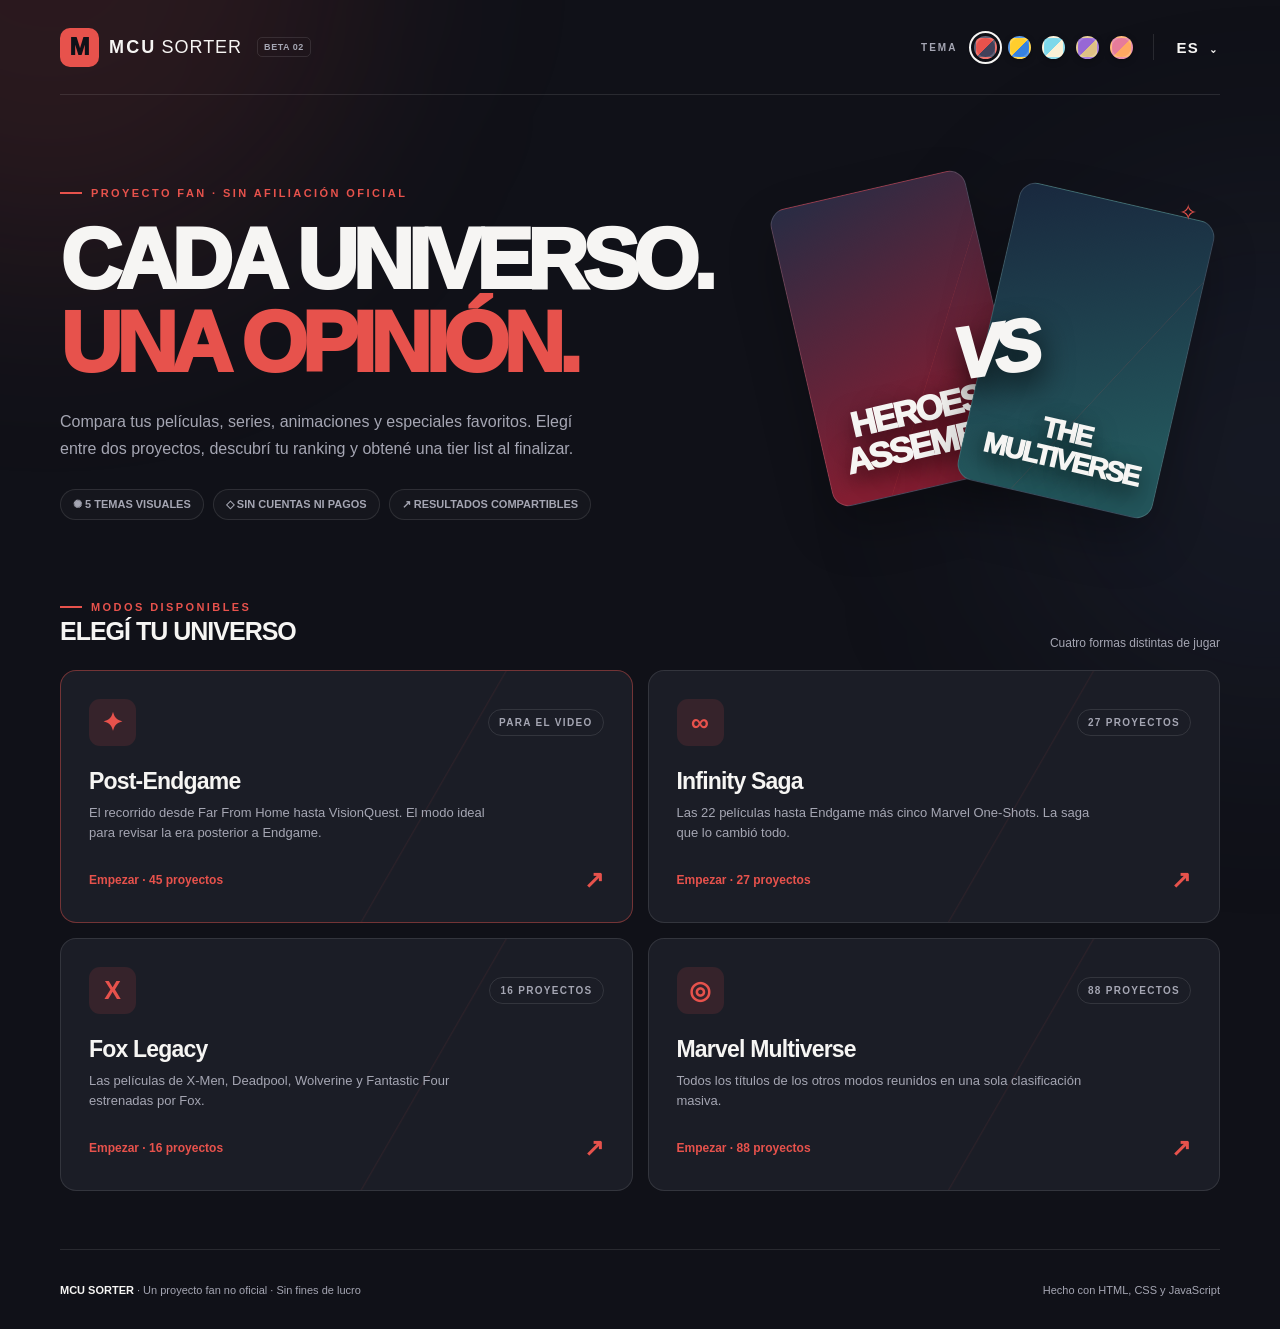
<file: index.html>
<!doctype html>
<html lang="es">
<head>
  <meta charset="utf-8" />
  <meta name="viewport" content="width=device-width,initial-scale=1" />
  <meta name="theme-color" content="#101118" />
  <meta name="description" content="Un sorter de películas, series, animación y especiales de Marvel. Enfrenta proyectos, decide tus favoritos y descubre tu ranking y tier list." />
  <title>MCU Sorter — Un universo de opiniones</title>
  <link rel="icon" type="image/svg+xml" href="data:image/svg+xml,%3Csvg%20xmlns%3D%22http%3A%2F%2Fwww.w3.org%2F2000%2Fsvg%22%20viewBox%3D%220%200%2064%2064%22%3E%3Crect%20width%3D%2264%22%20height%3D%2264%22%20rx%3D%2215%22%20fill%3D%22%23e74b45%22%2F%3E%3Cpath%20d%3D%22M11%2045V19h8l13%2015%2013-15h8v26h-9V32L32%2045%2020%2032v13z%22%20fill%3D%22white%22%2F%3E%3C%2Fsvg%3E%0A" />
  <link rel="stylesheet" href="css/style.css?v=2" />
  
  
</head>
<body data-theme="avengers">
  <div class="ambient ambient-one"></div><div class="ambient ambient-two"></div>
  <header class="topbar wrap">
    <button class="wordmark" id="homeButton" aria-label="Volver al inicio">
      <span class="wordmark-icon"><span>M</span></span>
      <span>MCU<span class="wordmark-soft">SORTER</span></span>
      <span class="wordmark-beta">BETA 02</span>
    </button>
    <div class="top-actions">
      <div class="theme-select" aria-label="Seleccionar tema de color">
        <span class="theme-label" data-i18n="theme">TEMA</span>
        <button title="Avengers" data-pick-theme="avengers" class="theme-dot active" aria-label="Avengers"></button>
        <button title="X-Men '97" data-pick-theme="xmen" class="theme-dot" aria-label="X-Men '97"></button>
        <button title="Fantastic Four" data-pick-theme="f4" class="theme-dot" aria-label="Fantastic Four"></button>
        <button title="Wakanda" data-pick-theme="wakanda" class="theme-dot" aria-label="Wakanda"></button>
        <button title="Guardians of the Galaxy" data-pick-theme="gotg" class="theme-dot" aria-label="Guardians"></button>
      </div>
      <span class="header-line"></span>
      <button class="language-btn" id="langButton" aria-label="Change language">ES <span>⌄</span></button>
    </div>
  </header>
  <main id="main" class="wrap" aria-live="polite"></main>
  <footer class="site-footer wrap">
    <span>MCU SORTER <span class="footer-muted">· Un proyecto fan no oficial · Sin fines de lucro</span></span>
    <span class="footer-muted">Hecho con HTML, CSS y JavaScript</span>
  </footer>
  <div class="toast" id="toast" role="status"></div>
<script defer src="js/catalog.js?v=2"></script>
<script defer src="js/app.js?v=2"></script>
</body>
</html>
</file>
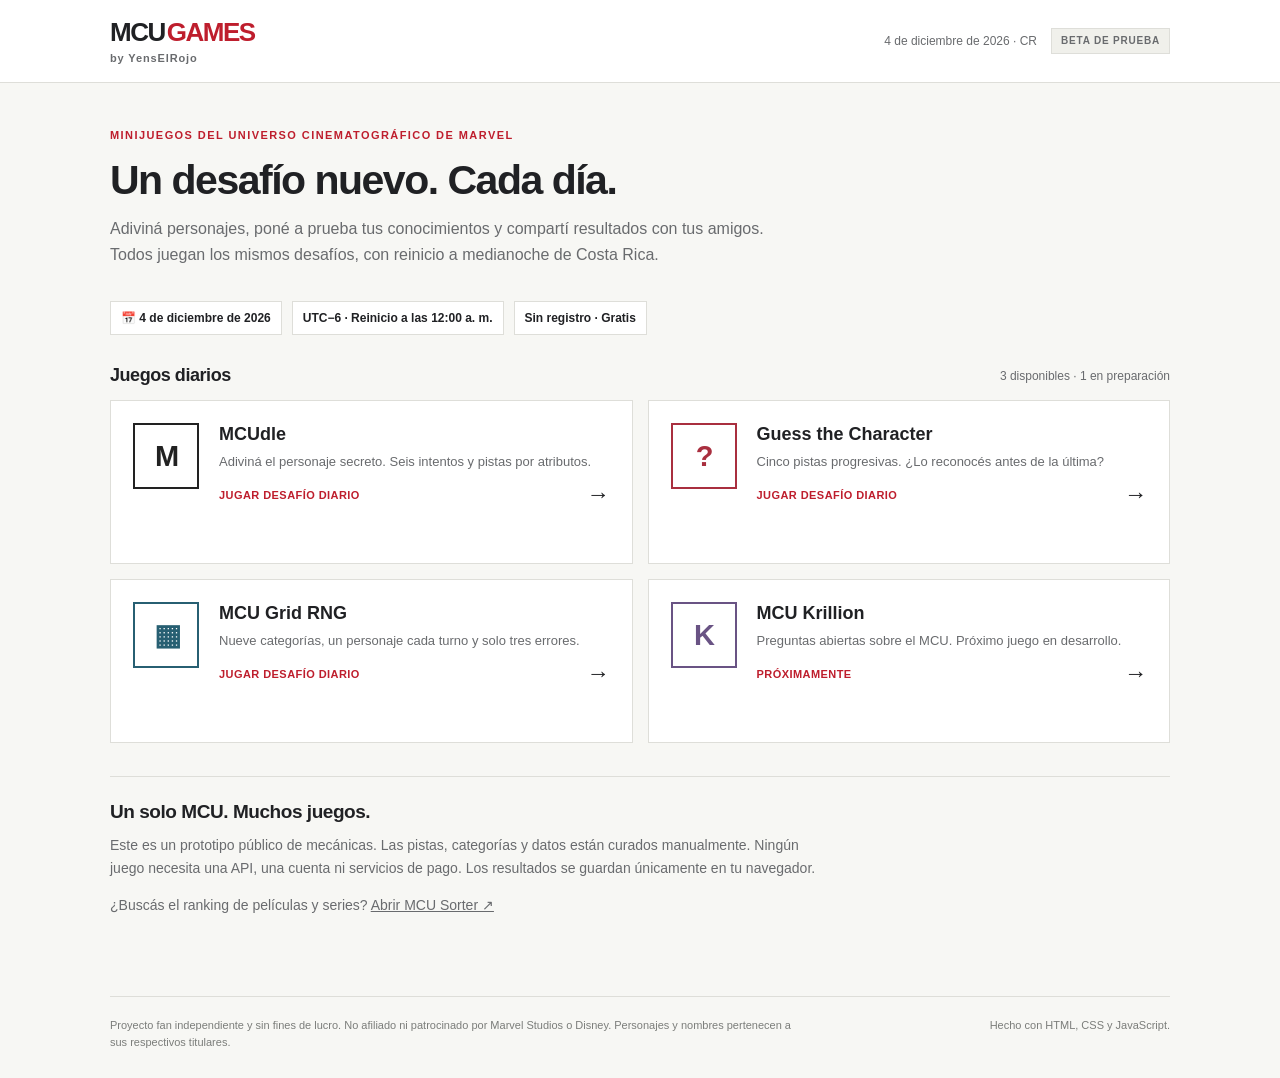
<file: games/index.html>
<!doctype html>
<html lang="es">
<head>
  <meta charset="utf-8">
  <meta name="viewport" content="width=device-width,initial-scale=1">
  <meta name="theme-color" content="#f7f7f4">
  <meta name="description" content="Juegos diarios del universo cinematográfico de Marvel. Desafíos nuevos cada día a medianoche de Costa Rica.">
  <meta name="robots" content="noindex,nofollow">
  <title>MCU Games — by YensElRojo</title>
  <link rel="stylesheet" href="./styles.css">
  <script defer src="./data.js"></script>
  <script defer src="./app.js"></script>
</head>
<body>
  <header class="topbar">
    <div class="shell topbar-inner">
      <a class="brand" href="#inicio" aria-label="MCU Games, inicio"><span class="brand-main">MCU<span>GAMES</span></span><span class="brand-sub">by YensElRojo</span></a>
      <div class="header-right"><span class="cr-clock" id="cr-date">Costa Rica · UTC−6</span><span class="tag tag-soft">BETA DE PRUEBA</span></div>
    </div>
  </header>
  <main id="app" class="shell" aria-live="polite">
    <div class="loading">Cargando los desafíos...</div>
  </main>
  <footer class="footer shell">
    <span>Proyecto fan independiente y sin fines de lucro. No afiliado ni patrocinado por Marvel Studios o Disney. Personajes y nombres pertenecen a sus respectivos titulares.</span>
    <span>Hecho con HTML, CSS y JavaScript.</span>
  </footer>
</body>
</html>
</file>
<file: css/style.css>
:root{font-family:Inter,"Segoe UI",Arial,Helvetica,sans-serif;font-size:15px;color-scheme:dark;--bg:#101118;--panel:#1b1d26;--ink:#f6f5f3;--muted:#a5a6b3;--border:rgba(255,255,255,.105);--accent:#e7524c;--accent2:#7e84d1;--accent-rgb:231,82,76;--pattern:linear-gradient(120deg,transparent 62%,rgba(232,82,76,.13) 62.15%,transparent 62.4%);--card-ink:#fff;--shadow:0 24px 50px rgba(0,0,0,.27)}
*{box-sizing:border-box}html{min-height:100%;scroll-behavior:smooth}body{margin:0;min-height:100vh;background:var(--bg);color:var(--ink);overflow-x:hidden;position:relative}button,input{font:inherit}button{cursor:pointer}button:focus-visible,input:focus-visible,summary:focus-visible{outline:3px solid var(--accent);outline-offset:3px}button:disabled{opacity:.4;cursor:not-allowed}a{color:inherit}.wrap{width:min(1160px,calc(100% - 56px));margin:0 auto}.ambient{position:fixed;z-index:-1;border-radius:50%;filter:blur(110px);pointer-events:none}.ambient-one{width:620px;height:620px;background:rgba(var(--accent-rgb),.12);top:-350px;left:-260px}.ambient-two{width:520px;height:520px;background:rgba(72,88,138,.10);right:-250px;top:200px}
body[data-theme=xmen]{--bg:#111722;--panel:#1b2535;--accent:#ffd43d;--accent2:#4d86f7;--accent-rgb:255,212,61;--pattern:repeating-linear-gradient(120deg,transparent 0 12px,rgba(255,212,61,.055) 12px 13px)}
body[data-theme=f4]{--bg:#0e1d27;--panel:#172c36;--accent:#73d5ed;--accent2:#f3dec5;--accent-rgb:115,213,237;--pattern:radial-gradient(circle at 82% 15%,transparent 0 30px,rgba(115,213,237,.1) 31px 32px,transparent 33px 60px,rgba(115,213,237,.04) 61px 62px,transparent 63px)}
body[data-theme=wakanda]{--bg:#191326;--panel:#241b36;--accent:#b797ff;--accent2:#dec182;--accent-rgb:183,151,255;--pattern:repeating-linear-gradient(135deg,transparent 0 38px,rgba(216,184,121,.06) 39px 41px,transparent 42px 55px)}
body[data-theme=gotg]{--bg:#14101e;--panel:#21192c;--accent:#fe7f9a;--accent2:#ffba69;--accent-rgb:254,127,154;--pattern:radial-gradient(circle at 70% 25%,rgba(255,160,112,.11) 0 2px,transparent 3px),radial-gradient(circle at 25% 72%,rgba(254,127,154,.14) 0 1px,transparent 2px)}
.topbar{min-height:95px;display:flex;align-items:center;justify-content:space-between;gap:16px;border-bottom:1px solid var(--border)}.wordmark{display:flex;align-items:center;gap:10px;border:none;background:none;color:var(--ink);font-weight:900;font-size:18px;letter-spacing:.12em;padding:8px 0}.wordmark-icon{width:39px;height:39px;display:grid;place-items:center;border-radius:10px;background:var(--accent);color:var(--bg);font-size:24px;letter-spacing:-.16em;padding-right:4px;font-weight:1000}.wordmark-soft{font-weight:350;letter-spacing:.055em;margin-left:5px}.wordmark-beta{border:1px solid var(--border);border-radius:5px;padding:4px 6px;letter-spacing:.06em;font-size:9px;color:var(--muted);font-weight:650;margin-left:5px}.top-actions{display:flex;align-items:center;gap:20px}.theme-select{display:flex;align-items:center;gap:11px}.theme-label{font-size:10px;letter-spacing:.2em;font-weight:800;color:var(--muted);margin-right:6px}.theme-dot{height:23px;width:23px;border:2px solid rgba(255,255,255,.18);border-radius:50%;box-shadow:0 2px 6px #0004;transition:transform .18s,border-color .2s}.theme-dot:hover{transform:scale(1.14)}.theme-dot.active{outline:2px solid var(--ink);outline-offset:3px}.theme-dot[data-pick-theme=avengers]{background:linear-gradient(135deg,#e7524c 50%,#41415a 50%)}.theme-dot[data-pick-theme=xmen]{background:linear-gradient(135deg,#ffce2d 50%,#3682e0 50%)}.theme-dot[data-pick-theme=f4]{background:linear-gradient(135deg,#7cd8ea 50%,#faf1d6 50%)}.theme-dot[data-pick-theme=wakanda]{background:linear-gradient(135deg,#9767d5 50%,#dfc184 50%)}.theme-dot[data-pick-theme=gotg]{background:linear-gradient(135deg,#e67c9a 50%,#ffa961 50%)}.header-line{width:1px;height:26px;background:var(--border)}.language-btn{padding:10px 2px;background:none;border:none;color:var(--ink);font-weight:800;letter-spacing:.09em}.language-btn span{font-size:10px;margin-left:4px}
.hero{display:grid;grid-template-columns:1.18fr .82fr;align-items:center;gap:55px;padding:75px 0 35px}.eyebrow{display:inline-flex;align-items:center;gap:9px;color:var(--accent);font-size:11px;letter-spacing:.22em;font-weight:900;text-transform:uppercase}.eyebrow:before{content:"";display:inline-block;width:22px;height:2px;background:var(--accent)}.hero h1{font-size:clamp(48px,6.7vw,85px);letter-spacing:-.07em;font-weight:950;line-height:.98;margin:19px 0 24px;max-width:750px}.hero h1 em{font-style:normal;color:var(--accent)}.hero p{line-height:1.7;color:var(--muted);font-size:16px;max-width:520px;margin-bottom:27px}.hero-tags{display:flex;flex-wrap:wrap;gap:9px}.pill{border:1px solid var(--border);border-radius:100px;padding:8px 12px;font-size:11px;font-weight:700;color:var(--muted);background:rgba(255,255,255,.025)}.hero-illustration{height:360px;position:relative;display:grid;place-items:center}.hero-art{height:305px;width:200px;border:1px solid #fff2;border-radius:17px;position:absolute;overflow:hidden;box-shadow:var(--shadow)}.hero-art:before{content:"";position:absolute;inset:0;background:var(--pattern)}.hero-art .hero-art-logo{position:absolute;left:20px;right:20px;bottom:25px;text-align:center;font-size:35px;font-weight:950;letter-spacing:-.07em;line-height:1;text-shadow:0 8px 24px #000a}.hero-art-a{transform:translate(-94px,-12px) rotate(-13deg);background:linear-gradient(160deg,#282c44,#841e32 80%)}.hero-art-b{transform:translate(93px,0) rotate(13deg);background:linear-gradient(160deg,#19283e,#23555b 80%)}.hero-art-b .hero-art-logo{font-size:28px}.hero-vs{position:relative;z-index:1;font-weight:1000;font-size:72px;font-style:italic;letter-spacing:-.11em;text-shadow:0 13px 30px #000b;color:var(--ink);transform:rotate(-8deg)}.hero-icon{position:absolute;top:30px;right:23px;color:var(--accent);font-size:22px}
.section-heading{display:flex;align-items:end;justify-content:space-between;gap:15px;margin:29px 0 20px}.section-heading h2{font-size:25px;letter-spacing:-.04em;margin:4px 0}.muted{color:var(--muted)}.section-count{font-size:12px;color:var(--muted)}.mode-grid{display:grid;grid-template-columns:repeat(2,minmax(0,1fr));gap:15px;padding-bottom:58px}.mode-card{border:1px solid var(--border);border-radius:16px;background:var(--panel);position:relative;overflow:hidden;min-height:205px;padding:28px;display:flex;flex-direction:column;align-items:start;transition:transform .18s,border-color .18s,background .18s;text-align:left;color:var(--ink);cursor:pointer}.mode-card:before{content:"";position:absolute;inset:0;background:var(--pattern);opacity:.6;pointer-events:none}.mode-card:hover{transform:translateY(-3px);border-color:rgba(var(--accent-rgb),.55)}.mode-card .mode-card-top{width:100%;display:flex;justify-content:space-between;align-items:center}.mode-icon{font-size:25px;display:grid;place-items:center;height:47px;width:47px;background:rgba(var(--accent-rgb),.13);border-radius:11px;color:var(--accent);font-weight:850}.mode-tag{border:1px solid var(--border);font-size:10px;font-weight:800;letter-spacing:.13em;border-radius:100px;color:var(--muted);padding:7px 10px;text-transform:uppercase}.mode-card h3{position:relative;font-size:23px;margin:22px 0 8px;letter-spacing:-.035em}.mode-card p{position:relative;color:var(--muted);line-height:1.55;font-size:13px;max-width:420px;min-height:43px;margin:0}.mode-bottom{margin-top:20px;display:flex;justify-content:space-between;width:100%;align-items:center;color:var(--accent);font-size:12px;font-weight:800}.mode-card.featured{border-color:rgba(var(--accent-rgb),.43)}.mode-arrow{font-size:24px}
.btn{border:1px solid transparent;border-radius:10px;padding:13px 18px;font-weight:800;font-size:13px;display:inline-flex;align-items:center;justify-content:center;gap:10px;transition:transform .15s,background .15s,filter .15s}.btn:hover{transform:translateY(-1px);filter:brightness(1.1)}.btn-primary{background:var(--accent);color:var(--bg)}.btn-secondary{background:rgba(255,255,255,.055);color:var(--ink);border-color:var(--border)}.btn-text{background:transparent;border-color:var(--border);color:var(--muted)}.btn-small{padding:9px 12px;font-size:12px}.btn:disabled{transform:none;filter:none}
.page-head{padding:38px 0 27px;display:flex;align-items:center;gap:22px;justify-content:space-between}.back-btn{border:none;background:none;color:var(--muted);font-weight:700;font-size:13px;padding:6px 0}.back-btn:hover{color:var(--ink)}.page-head h2{font-size:29px;margin:12px 0 5px;letter-spacing:-.045em}.page-head p{font-size:13px;margin:0;color:var(--muted)}.setup-layout{display:grid;grid-template-columns:1fr .7fr;gap:20px;padding:13px 0 55px}.setup-box{border-radius:18px;background:var(--panel);padding:35px;border:1px solid var(--border)}.setup-box h3{font-size:27px;margin:0 0 15px;letter-spacing:-.05em}.setup-box p{line-height:1.7;color:var(--muted)}.setup-stat{border-top:1px solid var(--border);margin:22px 0;padding-top:20px;display:flex;flex-wrap:wrap;gap:20px}.setup-stat div strong{display:block;font-size:27px;color:var(--ink)}.setup-stat div span{font-size:11px;color:var(--muted);letter-spacing:.07em}.setup-actions{display:flex;gap:12px;flex-wrap:wrap}.tiny-note{font-size:11px!important;line-height:1.5!important;margin-top:16px}.sample-grid{display:grid;grid-template-columns:repeat(3,1fr);gap:10px;margin-top:20px}.mini-cover{border:1px solid var(--border);border-radius:8px;aspect-ratio:3/4;display:grid;align-content:end;overflow:hidden;padding:8px 8px 12px;background:linear-gradient(145deg,var(--poster-a),var(--poster-b));color:#fff;position:relative}.mini-cover:before{content:"";position:absolute;inset:0;background:repeating-linear-gradient(125deg,transparent 0 12px,#ffffff09 13px 14px);pointer-events:none}.mini-cover b{z-index:1;font-size:11px;line-height:1.1;text-shadow:0 2px 6px #000c}.mini-cover span{z-index:1;color:#fffc;font-size:9px;margin-top:4px}
.match-layout{padding:18px 0 50px}.match-top{display:flex;align-items:center;justify-content:space-between;gap:10px;padding-bottom:26px}.match-progress-name{font-size:11px;letter-spacing:.12em;text-transform:uppercase;font-weight:850;color:var(--muted)}.match-progress-val{font-size:13px;color:var(--ink);font-weight:800}.progress-track{height:6px;background:#ffffff19;border-radius:10px;overflow:hidden;margin:12px 0 30px}.progress-fill{height:100%;background:var(--accent);border-radius:10px;transition:width .22s ease}.match-title{text-align:center;margin:9px 0 9px;font-size:clamp(28px,4vw,42px);letter-spacing:-.048em;line-height:1.15}.match-subtitle{text-align:center;color:var(--muted);font-size:13px;margin:0 auto 34px}.match-area{display:grid;grid-template-columns:minmax(0,1fr) 95px minmax(0,1fr);align-items:center;gap:12px;max-width:930px;margin:0 auto}.pick-column{min-width:0}.poster{display:block;width:100%;aspect-ratio:4/4.5;max-height:470px;border-radius:17px;border:1px solid #ffffff1f;overflow:hidden;position:relative;background:linear-gradient(145deg,var(--poster-a),var(--poster-b));box-shadow:0 15px 36px #0005;transition:transform .18s,box-shadow .18s,border-color .18s;color:white;text-align:left}.poster.clickable:hover{transform:translateY(-3px);border-color:var(--accent);box-shadow:0 20px 48px #0008}.poster:before{content:"";position:absolute;inset:0;background:linear-gradient(0deg,rgba(0,0,0,.90) 0%,rgba(0,0,0,.05) 64%),repeating-linear-gradient(128deg,transparent 0 25px,#ffffff08 25px 26px);z-index:1}.poster:after{content:"";position:absolute;width:170px;height:170px;border:24px solid #ffffff16;border-radius:50%;left:calc(50% - 85px);top:11%;box-shadow:0 0 70px #ffffff13}.poster .poster-art{position:absolute;inset:0;opacity:.48;background:var(--pattern)}.poster img{position:absolute;inset:0;width:100%;height:100%;object-fit:cover;z-index:0;opacity:0;transition:opacity .25s}.poster img.loaded{opacity:1}.poster .poster-upper{position:absolute;top:22px;left:24px;right:24px;z-index:2;display:flex;justify-content:space-between;align-items:center}.poster .card-mark{font-size:11px;font-weight:900;letter-spacing:.17em;color:#fff}.poster .card-num{font-size:11px;opacity:.7;font-weight:700}.poster .poster-content{position:absolute;left:22px;right:22px;bottom:23px;z-index:2}.poster .poster-kind{font-size:10px;color:#fffc;text-transform:uppercase;font-weight:750;letter-spacing:.17em}.poster .poster-name{font-size:clamp(20px,2.8vw,34px);font-weight:1000;line-height:1.08;letter-spacing:-.045em;text-shadow:0 2px 12px #0008;margin:9px 0}.poster .poster-year{font-size:12px;color:#fffb}.pick-button{width:100%;padding:15px;margin-top:12px}.skip-btn{margin-top:12px;display:block;width:100%;border:none;background:none;color:var(--muted);font-size:12px;text-decoration:underline;text-underline-offset:3px;padding:5px}.skip-btn:hover{color:var(--ink)}.vs-label{align-self:center;text-align:center;font-size:54px;font-weight:1000;font-style:italic;color:var(--accent);letter-spacing:-.1em;transform:rotate(-9deg);text-shadow:0 8px 20px #000a}.match-footer{display:flex;justify-content:center;gap:12px;margin:26px auto 10px;flex-wrap:wrap}.match-hint{text-align:center;color:var(--muted);font-size:11px;margin:20px 0 0}.note-line{text-align:center;font-size:11px;color:var(--muted);margin:14px auto;max-width:650px;line-height:1.6}
.result-intro{text-align:center;padding:46px 0 22px}.result-intro .eyebrow:before{display:none}.result-intro h1{font-size:clamp(42px,5vw,67px);letter-spacing:-.07em;margin:13px 0}.result-intro p{color:var(--muted);line-height:1.7}.result-stats{display:flex;gap:9px;justify-content:center;flex-wrap:wrap;margin:20px auto}.result-actions{display:flex;align-items:center;justify-content:center;gap:11px;flex-wrap:wrap;margin:23px auto 35px}.podium{display:grid;grid-template-columns:repeat(3,1fr);gap:12px;margin-bottom:38px}.podium-item{border:1px solid var(--border);border-radius:15px;padding:13px;background:var(--panel)}.podium-item:nth-child(1){border-color:rgba(var(--accent-rgb),.7)}.podium-item .podium-label{display:block;text-transform:uppercase;color:var(--accent);font-weight:900;letter-spacing:.1em;font-size:10px;margin:3px 0 12px}.podium-item .mini-cover{aspect-ratio:2/1.5;padding:12px 15px}.podium-item .mini-cover b{font-size:20px}.tier-container{border:1px solid var(--border);border-radius:17px;overflow:hidden;margin:14px 0 32px}.tier-row{display:grid;grid-template-columns:96px minmax(0,1fr);border-bottom:1px solid var(--border);min-height:113px}.tier-row:last-child{border-bottom:0}.tier-letter{display:grid;place-items:center;font-weight:1000;font-size:42px;color:#111;line-height:1}.tier-S .tier-letter{background:#f88b9b}.tier-A .tier-letter{background:#efb484}.tier-B .tier-letter{background:#f4d883}.tier-C .tier-letter{background:#a6d995}.tier-D .tier-letter{background:#8bcadf}.tier-items{display:flex;gap:10px;flex-wrap:wrap;align-content:start;padding:13px;background:rgba(255,255,255,.016)}.tier-tile{width:108px;min-height:80px;background:linear-gradient(145deg,var(--poster-a),var(--poster-b));border:1px solid #ffffff1e;overflow:hidden;border-radius:7px;display:flex;align-items:end;padding:8px;position:relative;color:#fff;font-size:11px;font-weight:800;line-height:1.15;text-shadow:0 1px 5px #000b}.tier-tile img{position:absolute;inset:0;width:100%;height:100%;object-fit:cover;opacity:.55}.tier-tile span{position:relative;z-index:2}.tier-tile:after{content:"";position:absolute;inset:20% 0 0;background:linear-gradient(transparent,#000b)}.tier-empty{font-size:12px;color:var(--muted);padding:23px}.settings-panel{border:1px solid var(--border);border-radius:14px;background:var(--panel);margin-bottom:20px}.settings-panel summary{padding:16px 20px;cursor:pointer;font-weight:800;font-size:13px}.settings-panel p{font-size:12px;color:var(--muted);line-height:1.6;margin:0 0 16px}.settings-content{padding:0 20px 18px}.cut-settings{display:grid;grid-template-columns:repeat(4,1fr);gap:14px}.cut-settings label{font-size:12px;font-weight:850}.cut-settings input{display:block;accent-color:var(--accent);width:100%;margin:10px 0}.cut-settings span{font-size:11px;color:var(--muted)}.ordered-section{margin-top:37px;padding-bottom:45px}.ordered-grid{display:grid;grid-template-columns:repeat(2,minmax(0,1fr));gap:7px 14px}.ordered-item{display:flex;align-items:center;gap:14px;border:1px solid var(--border);border-radius:9px;background:rgba(255,255,255,.018);min-height:55px;padding:10px}.ordered-number{min-width:28px;text-align:center;font-weight:1000;font-size:16px;color:var(--accent)}.ordered-name{font-size:12px;font-weight:800;line-height:1.35}.ordered-meta{font-size:10px;color:var(--muted);margin-top:3px}.rank-pill{font-size:10px;color:var(--accent);border:1px solid rgba(var(--accent-rgb),.3);padding:5px 7px;border-radius:15px;white-space:nowrap;margin-left:auto}.empty-info{padding:20px;border:1px dashed var(--border);color:var(--muted);font-size:12px;border-radius:8px}
.site-footer{min-height:80px;border-top:1px solid var(--border);display:flex;align-items:center;justify-content:space-between;gap:12px;font-size:11px;font-weight:700}.footer-muted{color:var(--muted);font-weight:400}.toast{position:fixed;bottom:25px;left:50%;transform:translate(-50%,15px);opacity:0;transition:opacity .2s,transform .2s;pointer-events:none;background:#f5f3f0;color:#111;border-radius:10px;padding:12px 20px;z-index:50;box-shadow:var(--shadow);font-size:13px;font-weight:700}.toast.show{opacity:1;transform:translate(-50%,0)}.sr-only{position:absolute;width:1px;height:1px;margin:-1px;padding:0;border:0;clip:rect(0,0,0,0);overflow:hidden;white-space:nowrap}
@media(max-width:850px){.hero{grid-template-columns:1fr;gap:10px;padding:55px 0 20px}.hero-illustration{height:220px;overflow:hidden}.hero-art{height:230px;width:150px}.hero-art-a{transform:translate(-84px,0) rotate(-14deg)}.hero-art-b{transform:translate(80px,0) rotate(14deg)}.hero-vs{font-size:55px}.hero-art .hero-art-logo{font-size:24px}.setup-layout{grid-template-columns:1fr}.match-area{grid-template-columns:minmax(0,1fr) 56px minmax(0,1fr)}.vs-label{font-size:38px}}
@media(max-width:620px){.wrap{width:min(100% - 28px,1160px)}.topbar{min-height:75px}.wordmark{font-size:14px;gap:6px}.wordmark-icon{width:32px;height:32px;font-size:18px}.wordmark-beta,.theme-label,.header-line{display:none}.top-actions{gap:11px}.theme-select{gap:7px}.theme-dot{height:18px;width:18px}.hero h1{font-size:52px}.hero p{font-size:14px}.mode-grid{grid-template-columns:1fr}.mode-card{min-height:170px;padding:22px}.mode-card h3{margin:14px 0 5px}.mode-card p{min-height:0}.mode-bottom{margin-top:14px}.page-head{padding:26px 0 16px}.page-head h2{font-size:23px}.match-area{gap:5px;grid-template-columns:minmax(0,1fr) 35px minmax(0,1fr)}.vs-label{font-size:28px}.poster{aspect-ratio:2/3;max-height:none;border-radius:10px}.poster .poster-upper{top:12px;left:10px;right:10px}.poster .poster-content{left:10px;right:10px;bottom:12px}.poster .poster-name{font-size:17px}.poster .poster-kind{font-size:8px}.poster .poster-year{font-size:10px}.pick-button{font-size:11px;padding:12px 6px}.match-title{font-size:27px}.match-subtitle{margin-bottom:22px;font-size:12px}.podium{gap:6px}.podium-item{padding:7px}.podium-item .mini-cover{aspect-ratio:3/3}.podium-item .mini-cover b{font-size:12px}.tier-row{grid-template-columns:53px 1fr;min-height:80px}.tier-letter{font-size:26px}.tier-items{gap:7px;padding:8px}.tier-tile{width:80px;min-height:67px;font-size:9px}.ordered-grid{grid-template-columns:1fr}.cut-settings{grid-template-columns:repeat(2,1fr)}.site-footer{flex-direction:column;justify-content:center;text-align:center}.setup-box{padding:23px}}
@media(prefers-reduced-motion:reduce){*,*:before,*:after{scroll-behavior:auto!important;transition:none!important;animation:none!important}}
</file>
<file: games/styles.css>
:root{--bg:#f7f7f4;--paper:#fff;--ink:#202124;--muted:#696b6e;--line:#deded9;--accent:#be1e2d;--accent-hover:#991625;--soft:#f0f0eb;--good:#2d7556;--bad:#b54343;--gold:#a9771b;--radius:7px}
*{box-sizing:border-box}html{scroll-behavior:smooth}body{margin:0;background:var(--bg);color:var(--ink);font:15px/1.5 Arial,Helvetica,sans-serif}a{color:inherit}button,input{font:inherit}button{cursor:pointer}button:disabled{opacity:.48;cursor:not-allowed}button:focus-visible,a:focus-visible,input:focus-visible{outline:3px solid #e7a7ad;outline-offset:2px}
.shell{width:min(100% - 42px,1060px);margin:0 auto}.topbar{background:var(--paper);border-bottom:1px solid var(--line)}.topbar-inner{min-height:82px;display:flex;align-items:center;justify-content:space-between;gap:14px}.brand{text-decoration:none;display:inline-flex;flex-direction:column;line-height:1.12}.brand-main{font-weight:900;font-size:26px;letter-spacing:-1.5px}.brand-main span{color:var(--accent);margin-left:2px}.brand-sub{font-size:11px;letter-spacing:.08em;margin-top:5px;color:var(--muted);font-weight:700}.header-right{display:flex;gap:14px;align-items:center}.cr-clock{font-size:12px;color:var(--muted)}.tag{border:1px solid var(--line);color:var(--muted);font:700 10px/1 Arial,sans-serif;letter-spacing:.08em;padding:7px 9px;white-space:nowrap}.tag-soft{background:var(--soft)}
main{min-height:calc(100vh - 205px);padding-top:44px;padding-bottom:64px}.loading{padding:28px;color:var(--muted)}h1,h2,h3,p{margin-top:0}h1{font-size:clamp(28px,4vw,41px);font-weight:800;letter-spacing:-1.5px;line-height:1.16;margin-bottom:12px}h2{font-size:22px;letter-spacing:-.45px;line-height:1.2}h3{font-size:18px;line-height:1.3}p{line-height:1.65}.muted{color:var(--muted)}.small{font-size:12px}.eyebrow{font-size:11px;letter-spacing:.13em;font-weight:800;color:var(--accent);text-transform:uppercase;margin-bottom:13px}.intro{max-width:680px;margin:0 0 32px;color:var(--muted);font-size:16px}.view-header{margin-bottom:25px}.view-title{margin-bottom:8px}.view-header p{margin-bottom:0}.daily-meta{display:flex;align-items:center;flex-wrap:wrap;gap:10px;margin:0 0 30px}.line-tag{border:1px solid var(--line);background:#fff;padding:7px 10px;font-size:12px;font-weight:700}.section-title{display:flex;align-items:center;justify-content:space-between;margin:30px 0 14px}.section-title h2{margin:0;font-size:18px}.section-title .small{color:var(--muted)}
.game-list{display:grid;grid-template-columns:repeat(2,minmax(0,1fr));gap:15px}.game-card{display:flex;min-height:164px;gap:20px;padding:22px;background:var(--paper);border:1px solid var(--line);text-decoration:none;transition:border-color .12s,transform .12s}.game-card:hover{border-color:#aaa;transform:translateY(-1px)}.game-mark{width:66px;height:66px;flex:0 0 66px;border:2px solid #222;display:grid;place-items:center;color:#222;font-weight:900;font-size:29px;letter-spacing:-2px}.game-card:nth-child(2) .game-mark{color:#a92f3f;border-color:#a92f3f}.game-card:nth-child(3) .game-mark{color:#275f72;border-color:#275f72}.game-card:nth-child(4) .game-mark{color:#695384;border-color:#695384}.game-body{flex:1;min-width:0}.game-body h3{margin:0 0 5px}.game-body p{color:var(--muted);font-size:13px;line-height:1.5;margin-bottom:12px}.card-foot{display:flex;align-items:center;justify-content:space-between;gap:8px}.game-state{font-size:11px;font-weight:700;text-transform:uppercase;letter-spacing:.04em;color:var(--accent)}.game-state.done{color:var(--good)}.arrow{font-size:23px;line-height:1}.subtle-section{border-top:1px solid var(--line);margin-top:33px;padding-top:24px}.subtle-section h2{margin:0 0 10px;font-size:19px}.subtle-section p{max-width:720px;color:var(--muted);font-size:14px}
.btn{display:inline-flex;align-items:center;justify-content:center;gap:8px;border:1px solid var(--ink);background:var(--paper);color:var(--ink);padding:10px 16px;font-weight:700;border-radius:4px;min-height:43px;transition:background .12s,border-color .12s;line-height:1.25}.btn:hover:not(:disabled){background:#f1f1ee}.btn-primary{background:var(--accent);border-color:var(--accent);color:#fff}.btn-primary:hover:not(:disabled){background:var(--accent-hover);border-color:var(--accent-hover)}.btn-quiet{border:1px solid var(--line);background:transparent;color:var(--muted)}.btn-small{min-height:36px;padding:7px 11px;font-size:12px}.btn-wide{width:100%}.button-row{display:flex;flex-wrap:wrap;align-items:center;gap:10px}.back-link{display:inline-flex;align-items:center;gap:8px;text-decoration:none;color:var(--muted);font-size:13px;font-weight:700;margin-bottom:22px}.back-link:hover{color:var(--ink)}.board{border:1px solid var(--line);background:var(--paper);padding:24px;margin-top:24px}.board-top{display:flex;align-items:center;justify-content:space-between;gap:15px;padding-bottom:18px;border-bottom:1px solid var(--line);margin-bottom:23px}.board-top .title-sm{font-size:20px;font-weight:800}.board-top .small{color:var(--muted)}.count{font-weight:800;font-size:14px;white-space:nowrap}.count strong{color:var(--accent)}.label{font-size:11px;letter-spacing:.07em;text-transform:uppercase;font-weight:800;color:var(--muted);margin-bottom:8px}.text-input{width:100%;padding:12px 14px;border:1px solid #c4c6c2;background:#fff;border-radius:4px;outline:none;min-height:45px}.text-input:focus{border-color:var(--accent);box-shadow:0 0 0 2px #f5d8dc}.guess-form{display:flex;gap:9px;margin:16px 0 12px}.guess-form .text-input{flex:1;min-width:0}.help{font-size:12px;color:var(--muted)}.notice{margin:12px 0;background:#fff8ee;border:1px solid #eed3a5;color:#734d19;padding:11px 13px;font-size:13px}.error{background:#fff1f1;border-color:#eab3b3;color:#943131}.success{background:#eaf7ef;border-color:#bee1cc;color:#236545}.empty{border:1px dashed var(--line);padding:18px;color:var(--muted);font-size:13px}
.history{display:flex;flex-direction:column;gap:10px;margin-top:25px}.history-item{border:1px solid var(--line);background:#fff;padding:12px 14px}.history-top{display:flex;align-items:center;justify-content:space-between;gap:8px;margin-bottom:10px}.comparison{display:grid;grid-template-columns:repeat(4,minmax(0,1fr));gap:6px}.fact{padding:8px;min-height:57px;background:var(--soft);font-size:12px;border:1px solid transparent}.fact em{display:block;font-size:10px;text-transform:uppercase;font-style:normal;font-weight:700;color:var(--muted);margin-bottom:2px}.fact.match{background:#e5f2e9;border-color:#bdd9c4;color:#215b39}.fact.higher{background:#fff0d7;border-color:#edd6b0}.fact .direction{font-weight:900;margin-left:4px}.history-header{display:flex;align-items:center;gap:8px;flex-wrap:wrap}
.clue-list{display:flex;flex-direction:column;gap:9px}.clue{display:flex;gap:12px;background:var(--soft);border:1px solid var(--line);padding:13px 15px}.clue-number{font-weight:900;color:var(--accent);font-size:14px}.clue-text{font-size:15px;flex:1}.clue.locked{color:var(--muted);opacity:.6}.avatar{width:62px;height:62px;display:grid;place-items:center;border:1px solid var(--line);background:var(--soft);font-size:25px;font-weight:900;color:var(--ink);flex:0 0 62px}.character-line{display:flex;align-items:center;gap:15px;border:1px solid var(--line);background:#fff;padding:14px;margin:15px 0}.character-line strong{display:block;font-size:18px}.character-line .muted{font-size:12px}
.grid-summary{display:flex;flex-wrap:wrap;gap:14px;align-items:center}.lives{display:flex;gap:5px}.life{font-size:21px;color:#b9b9b3}.life.active{color:var(--accent)}.grid-cells{display:grid;grid-template-columns:repeat(3,minmax(0,1fr));gap:8px}.grid-cell{min-height:142px;border:1px solid var(--line);background:#fafaf8;display:flex;flex-direction:column;align-items:center;justify-content:center;text-align:center;padding:12px 10px;gap:8px;color:var(--ink);transition:border-color .13s,background .13s}.grid-cell:hover:not(:disabled){border-color:var(--accent);background:#fff}.grid-cell .cell-label{font-size:12px;font-weight:800;line-height:1.25}.grid-cell .cell-icon{font-size:24px;font-weight:900;color:#c3c3be}.grid-cell.filled{background:#eaf4ed;border-color:#a5cdb3}.grid-cell.filled .cell-icon{color:#246f45}.grid-cell.filled .cell-name{font-size:13px;font-weight:700}.grid-status{display:grid;grid-template-columns:1fr auto;gap:16px;align-items:center}.grid-help{color:var(--muted);font-size:12px;margin:10px 0 0}
.result{border:1px solid var(--line);background:#fff;padding:25px;margin:20px 0}.result h2{margin:0 0 12px}.result .score{font-size:31px;font-weight:900;letter-spacing:-1px;margin:5px 0 8px}.result p{color:var(--muted);font-size:14px}.result-answer{background:var(--soft);padding:12px 16px;margin:15px 0;font-size:14px}.result-answer strong{font-size:19px}.share-preview{font:14px/1.6 Consolas,'Courier New',monospace;white-space:pre-wrap;background:#f6f6f3;border:1px solid var(--line);padding:12px;margin:16px 0}.progress{height:6px;background:#efefea;margin:18px 0}.progress span{display:block;height:100%;background:var(--accent);transition:width .12s}.footer{display:flex;justify-content:space-between;gap:22px;color:#7b7d7a;padding-top:20px;padding-bottom:26px;border-top:1px solid var(--line);font-size:11px;line-height:1.6}.footer span:first-child{max-width:700px}.placeholder{border:1px solid var(--line);background:#fff;padding:28px;max-width:720px}.placeholder h2{margin-bottom:12px}.placeholder p{color:var(--muted)}.mini-list{margin:0;padding-left:19px;color:var(--muted);font-size:13px;line-height:1.8}
@media(max-width:780px){main{padding-top:30px}.header-right{flex-direction:column;gap:6px;align-items:flex-end}.topbar-inner{min-height:76px}.game-list{grid-template-columns:1fr}.board{padding:16px}.grid-cell{min-height:118px}.grid-status{grid-template-columns:1fr}.comparison{grid-template-columns:repeat(2,minmax(0,1fr))}.footer{display:block}.footer span{display:block;margin-bottom:8px}}
@media(max-width:420px){.shell{width:min(100% - 24px,1060px)}.brand-main{font-size:22px}.cr-clock{font-size:10px}.tag{font-size:9px;padding:5px}.game-card{padding:16px;gap:14px;min-height:145px}.game-mark{width:52px;height:52px;flex-basis:52px;font-size:23px}.grid-cells{gap:5px}.grid-cell{min-height:108px;padding:7px 4px}.grid-cell .cell-label{font-size:10px}.grid-cell .cell-name{font-size:11px}.guess-form{flex-direction:column}.guess-form .btn{width:100%}}
@media(prefers-reduced-motion:reduce){*{transition:none!important;scroll-behavior:auto!important}}
</file>
